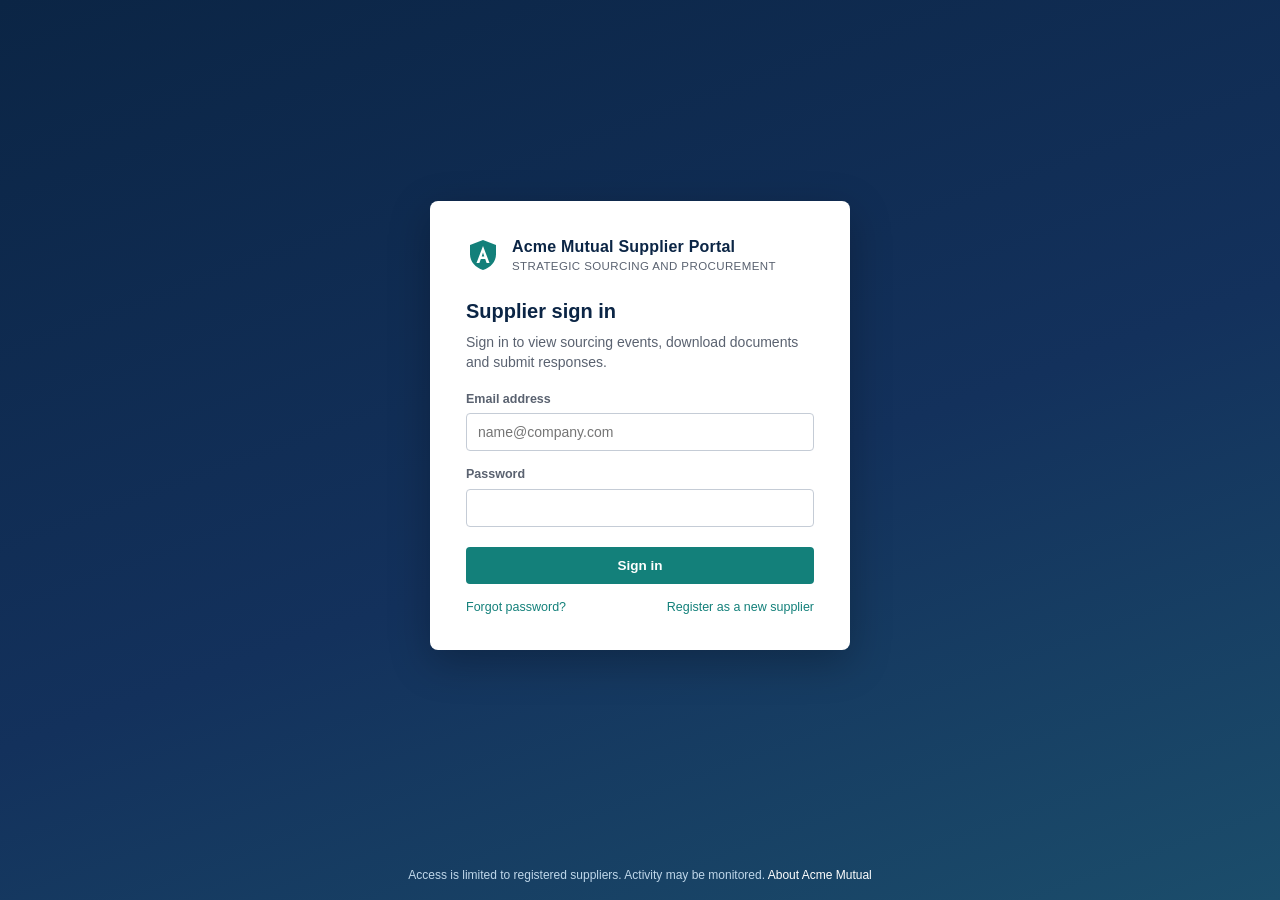
<file: index.html>
<!doctype html>
<html lang="en">
<head>
<meta charset="utf-8">
<meta name="viewport" content="width=device-width, initial-scale=1">
<meta name="robots" content="noindex, nofollow">
<title>Sign in | Acme Mutual Supplier Portal</title>
<link rel="icon" type="image/svg+xml" href="favicon.svg">
<link rel="stylesheet" href="styles.css">
</head>
<body class="login-page" data-auth="none">
<main class="login-main">
  <div class="login-card">
    <div class="brand"><svg width="34" height="34" viewBox="0 0 34 34" aria-hidden="true"><path d="M17 2 L30 7 V16 C30 24 24.5 29.5 17 32 C9.5 29.5 4 24 4 16 V7 Z" fill="#13807A"/><path d="M17 8 L23.5 25 H20.6 L19.2 21 H14.8 L13.4 25 H10.5 Z M15.7 18.5 H18.3 L17 14.6 Z" fill="#fff"/></svg><span>Acme Mutual Supplier Portal<small>Strategic Sourcing and Procurement</small></span></div>
    <h1>Supplier sign in</h1>
    <p class="sub">Sign in to view sourcing events, download documents and submit responses.</p>
    <form id="signin" autocomplete="on" novalidate>
      <label for="username">Email address</label>
      <input type="email" id="username" name="username" autocomplete="username" placeholder="name@company.com" required>
      <label for="password">Password</label>
      <input type="password" id="password" name="password" autocomplete="current-password" required>
      <button type="submit" class="btn" id="signin-btn">Sign in</button>
      <div class="error" id="error" role="alert"></div>
    </form>
    <div class="login-links"><a href="#" onclick="return false">Forgot password?</a><a href="#" onclick="return false">Register as a new supplier</a></div>
  </div>
</main>
<div class="login-foot">Access is limited to registered suppliers. Activity may be monitored. <a href="about.html">About Acme Mutual</a></div>
<script src="app.js"></script>
</body>
</html>
</file>
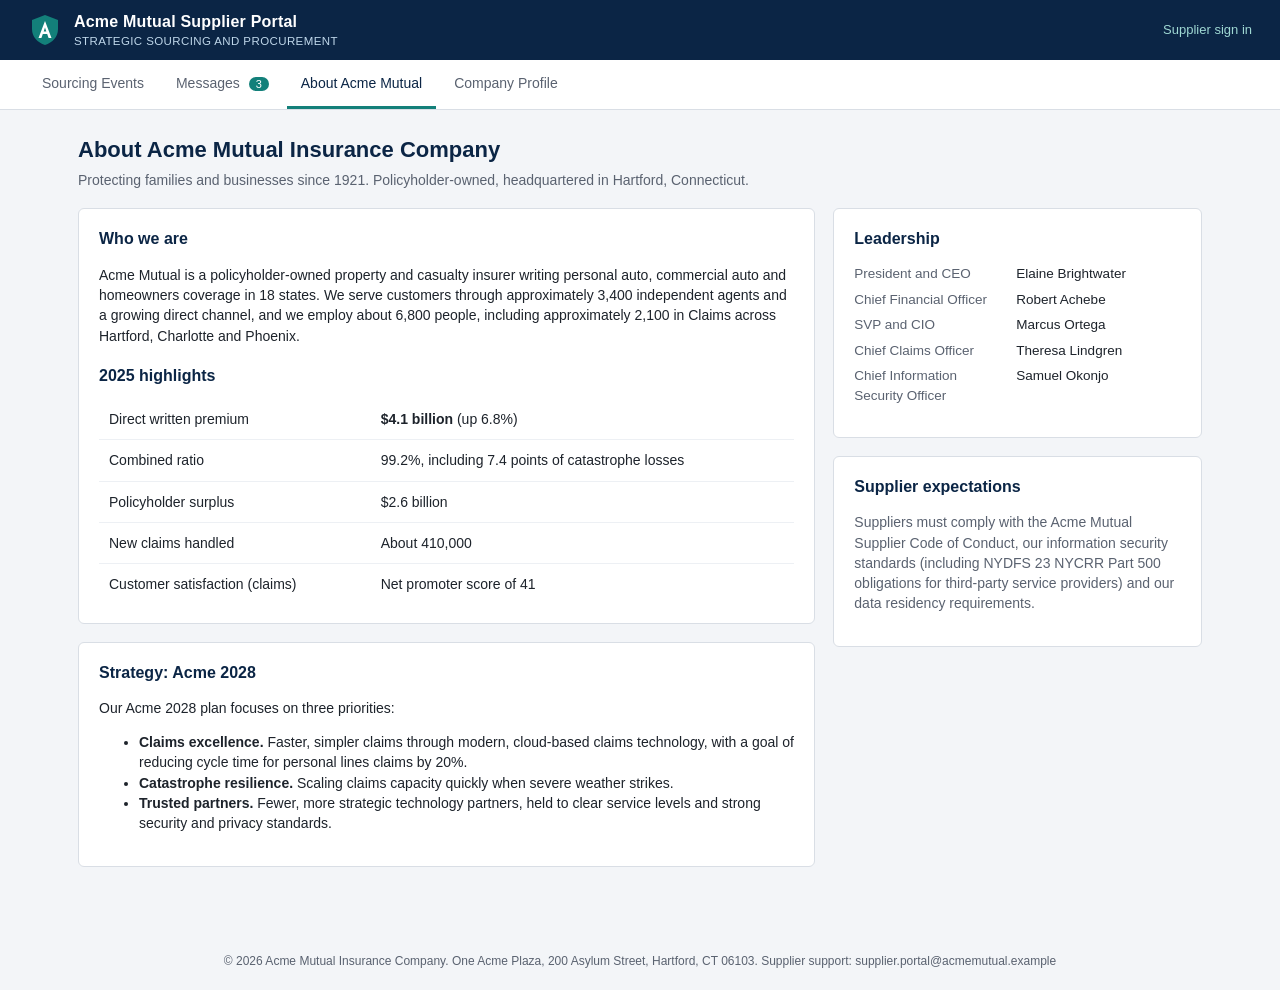
<file: about.html>
<!doctype html>
<html lang="en">
<head>
<meta charset="utf-8">
<meta name="viewport" content="width=device-width, initial-scale=1">
<meta name="robots" content="noindex, nofollow">
<title>About Acme Mutual | Acme Mutual Supplier Portal</title>
<link rel="icon" type="image/svg+xml" href="favicon.svg">
<link rel="stylesheet" href="styles.css">
</head>
<body data-auth="none">
<header class="topbar">
  <a class="brand" href="dashboard.html"><svg width="34" height="34" viewBox="0 0 34 34" aria-hidden="true"><path d="M17 2 L30 7 V16 C30 24 24.5 29.5 17 32 C9.5 29.5 4 24 4 16 V7 Z" fill="#13807A"/><path d="M17 8 L23.5 25 H20.6 L19.2 21 H14.8 L13.4 25 H10.5 Z M15.7 18.5 H18.3 L17 14.6 Z" fill="#fff"/></svg><span>Acme Mutual Supplier Portal<small>Strategic Sourcing and Procurement</small></span></a>
  <div class="userbox"><strong data-org>Northbeam Digital</strong> &middot; <span data-user></span><a href="index.html" data-signout>Sign out</a></div>
</header>
<nav class="nav">
  <a href="dashboard.html" class="">Sourcing Events</a>
  <a href="event-2026-117.html#messages" class="">Messages <span class="count">3</span></a>
  <a href="about.html" class="active">About Acme Mutual</a>
  <a href="dashboard.html#profile" class="">Company Profile</a>
</nav>

<main class="wrap">
  <h1>About Acme Mutual Insurance Company</h1>
  <p class="sub">Protecting families and businesses since 1921. Policyholder-owned, headquartered in Hartford, Connecticut.</p>
  <div class="grid">
    <div>
      <div class="card">
        <h2>Who we are</h2>
        <p>Acme Mutual is a policyholder-owned property and casualty insurer writing personal auto, commercial auto and homeowners coverage in 18 states. We serve customers through approximately 3,400 independent agents and a growing direct channel, and we employ about 6,800 people, including approximately 2,100 in Claims across Hartford, Charlotte and Phoenix.</p>
        <h2 style="margin-top:18px">2025 highlights</h2>
        <table>
          <tbody>
            <tr><td>Direct written premium</td><td><strong>$4.1 billion</strong> (up 6.8%)</td></tr>
            <tr><td>Combined ratio</td><td>99.2%, including 7.4 points of catastrophe losses</td></tr>
            <tr><td>Policyholder surplus</td><td>$2.6 billion</td></tr>
            <tr><td>New claims handled</td><td>About 410,000</td></tr>
            <tr><td>Customer satisfaction (claims)</td><td>Net promoter score of 41</td></tr>
          </tbody>
        </table>
      </div>
      <div class="card">
        <h2>Strategy: Acme 2028</h2>
        <p>Our Acme 2028 plan focuses on three priorities:</p>
        <ul>
          <li><strong>Claims excellence.</strong> Faster, simpler claims through modern, cloud-based claims technology, with a goal of reducing cycle time for personal lines claims by 20%.</li>
          <li><strong>Catastrophe resilience.</strong> Scaling claims capacity quickly when severe weather strikes.</li>
          <li><strong>Trusted partners.</strong> Fewer, more strategic technology partners, held to clear service levels and strong security and privacy standards.</li>
        </ul>
      </div>
    </div>
    <div>
      <div class="card">
        <h2>Leadership</h2>
        <dl class="kv">
          <dt>President and CEO</dt><dd>Elaine Brightwater</dd>
          <dt>Chief Financial Officer</dt><dd>Robert Achebe</dd>
          <dt>SVP and CIO</dt><dd>Marcus Ortega</dd>
          <dt>Chief Claims Officer</dt><dd>Theresa Lindgren</dd>
          <dt>Chief Information Security Officer</dt><dd>Samuel Okonjo</dd>
        </dl>
      </div>
      <div class="card">
        <h2>Supplier expectations</h2>
        <p class="muted">Suppliers must comply with the Acme Mutual Supplier Code of Conduct, our information security standards (including NYDFS 23 NYCRR Part 500 obligations for third-party service providers) and our data residency requirements.</p>
      </div>
    </div>
  </div>
</main>
<div class="footer">&copy; 2026 Acme Mutual Insurance Company. One Acme Plaza, 200 Asylum Street, Hartford, CT 06103. Supplier support: supplier.portal@acmemutual.example</div>

<script src="app.js"></script>
</body>
</html>
</file>
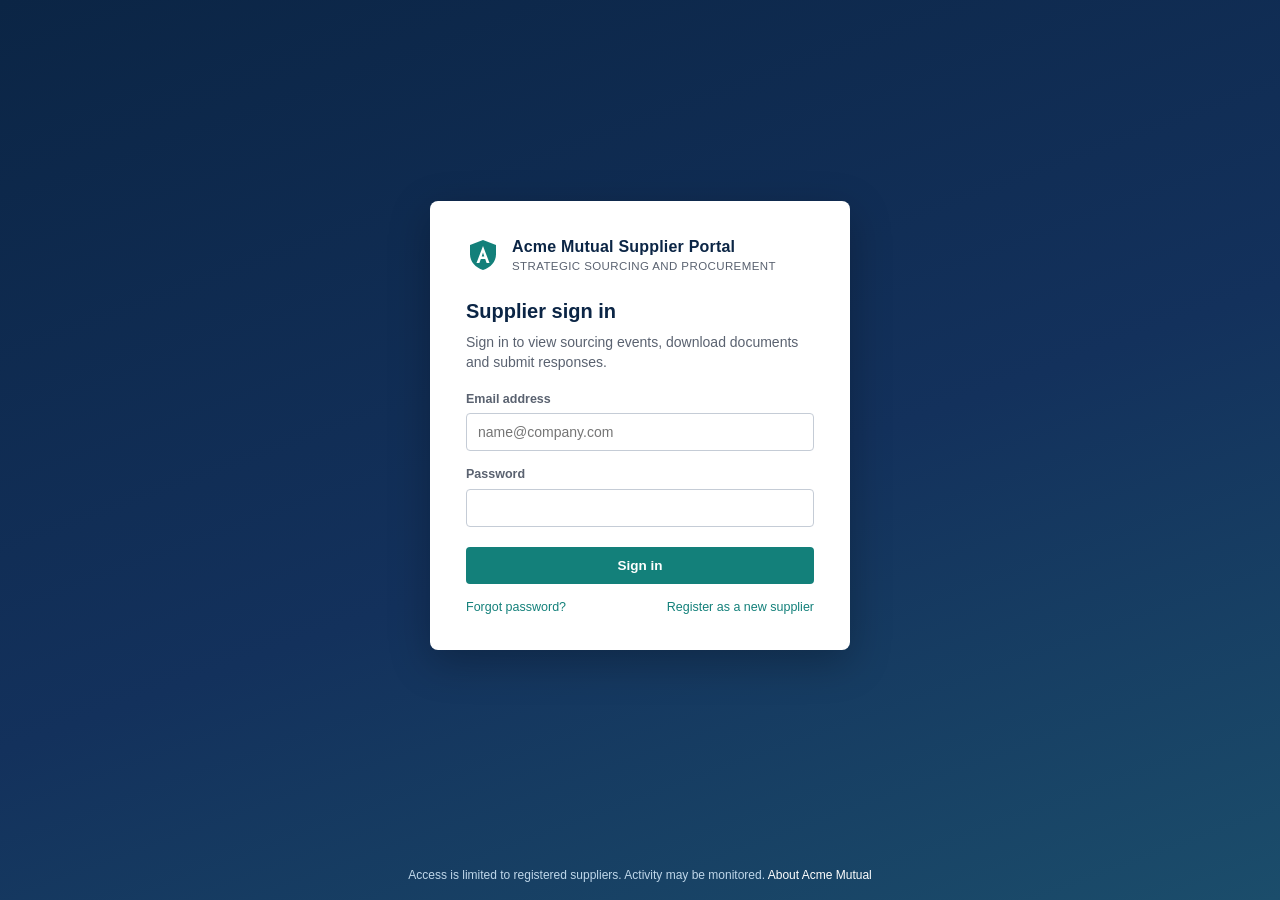
<file: dashboard.html>
<!doctype html>
<html lang="en">
<head>
<meta charset="utf-8">
<meta name="viewport" content="width=device-width, initial-scale=1">
<meta name="robots" content="noindex, nofollow">
<title>Sourcing Events | Acme Mutual Supplier Portal</title>
<link rel="icon" type="image/svg+xml" href="favicon.svg">
<link rel="stylesheet" href="styles.css">
</head>
<body data-auth="required">
<header class="topbar">
  <a class="brand" href="dashboard.html"><svg width="34" height="34" viewBox="0 0 34 34" aria-hidden="true"><path d="M17 2 L30 7 V16 C30 24 24.5 29.5 17 32 C9.5 29.5 4 24 4 16 V7 Z" fill="#13807A"/><path d="M17 8 L23.5 25 H20.6 L19.2 21 H14.8 L13.4 25 H10.5 Z M15.7 18.5 H18.3 L17 14.6 Z" fill="#fff"/></svg><span>Acme Mutual Supplier Portal<small>Strategic Sourcing and Procurement</small></span></a>
  <div class="userbox"><strong data-org>Northbeam Digital</strong> &middot; <span data-user></span><a href="index.html" data-signout>Sign out</a></div>
</header>
<nav class="nav">
  <a href="dashboard.html" class="active">Sourcing Events</a>
  <a href="event-2026-117.html#messages" class="">Messages <span class="count">3</span></a>
  <a href="about.html" class="">About Acme Mutual</a>
  <a href="dashboard.html#profile" class="">Company Profile</a>
</nav>

<main class="wrap">
  <h1>Sourcing events</h1>
  <p class="sub">Events your organization has been invited to or can view. Times are Eastern Time.</p>
  <div class="notice"><div><strong>Addendum posted.</strong> Addendum 01 and Q&amp;A Log 01 were posted to <a href="event-2026-117.html">RFP 2026-117, Claims Platform Modernization and Application Support</a> on October 13, 2026. The proposal due date has changed.</div></div>
  <div class="card">
    <h2>Open and recent events</h2>
    <table>
      <thead><tr><th>Event</th><th>Title</th><th>Category</th><th>Status</th><th>Closes</th><th></th></tr></thead>
      <tbody>
        <tr>
          <td><strong>RFP 2026-117</strong></td>
          <td><a href="event-2026-117.html">Claims Platform Modernization and Application Support</a><div class="muted">Invited &middot; Intent to bid due Oct 19, 2026</div></td>
          <td>IT Services</td>
          <td><span class="badge b-open">Open</span> <span class="badge b-add">Addendum posted</span></td>
          <td>Nov 13, 2026<br><span class="muted">3:00 PM ET</span></td>
          <td><a class="btn small" href="event-2026-117.html">View event</a></td>
        </tr>
        <tr>
          <td><strong>RFI 2026-109</strong></td>
          <td>Enterprise Contact Center Platform<div class="muted">Public</div></td>
          <td>IT Services</td>
          <td><span class="badge b-open">Open</span></td>
          <td>Oct 30, 2026<br><span class="muted">5:00 PM ET</span></td>
          <td><span class="muted">Not invited</span></td>
        </tr>
        <tr>
          <td><strong>RFQ 2026-121</strong></td>
          <td>Print and Mail Services: Policy Documents<div class="muted">Public</div></td>
          <td>Business Services</td>
          <td><span class="badge b-open">Open</span></td>
          <td>Oct 27, 2026<br><span class="muted">12:00 PM ET</span></td>
          <td><span class="muted">Not invited</span></td>
        </tr>
        <tr>
          <td><strong>RFP 2026-098</strong></td>
          <td>Managed Detection and Response Services</td>
          <td>IT Security</td>
          <td><span class="badge b-eval">Under evaluation</span></td>
          <td>Closed Sep 25, 2026</td>
          <td><span class="muted">Not invited</span></td>
        </tr>
        <tr>
          <td><strong>RFP 2026-084</strong></td>
          <td>Catastrophe Field Adjusting Services</td>
          <td>Claims Services</td>
          <td><span class="badge b-closed">Awarded</span></td>
          <td>Closed Aug 14, 2026</td>
          <td><span class="muted">Not invited</span></td>
        </tr>
      </tbody>
    </table>
  </div>
  <div class="card" id="profile">
    <h2>Company profile</h2>
    <dl class="kv">
      <dt>Supplier</dt><dd data-org>Northbeam Digital</dd>
      <dt>Portal user</dt><dd data-user></dd>
      <dt>Supplier ID</dt><dd>SUP-0048817</dd>
      <dt>Registration</dt><dd><span class="badge b-open">Active</span> Pre-qualified panel, IT Services</dd>
    </dl>
  </div>
</main>
<div class="footer">&copy; 2026 Acme Mutual Insurance Company. One Acme Plaza, 200 Asylum Street, Hartford, CT 06103. Supplier support: supplier.portal@acmemutual.example</div>

<script src="app.js"></script>
</body>
</html>
</file>
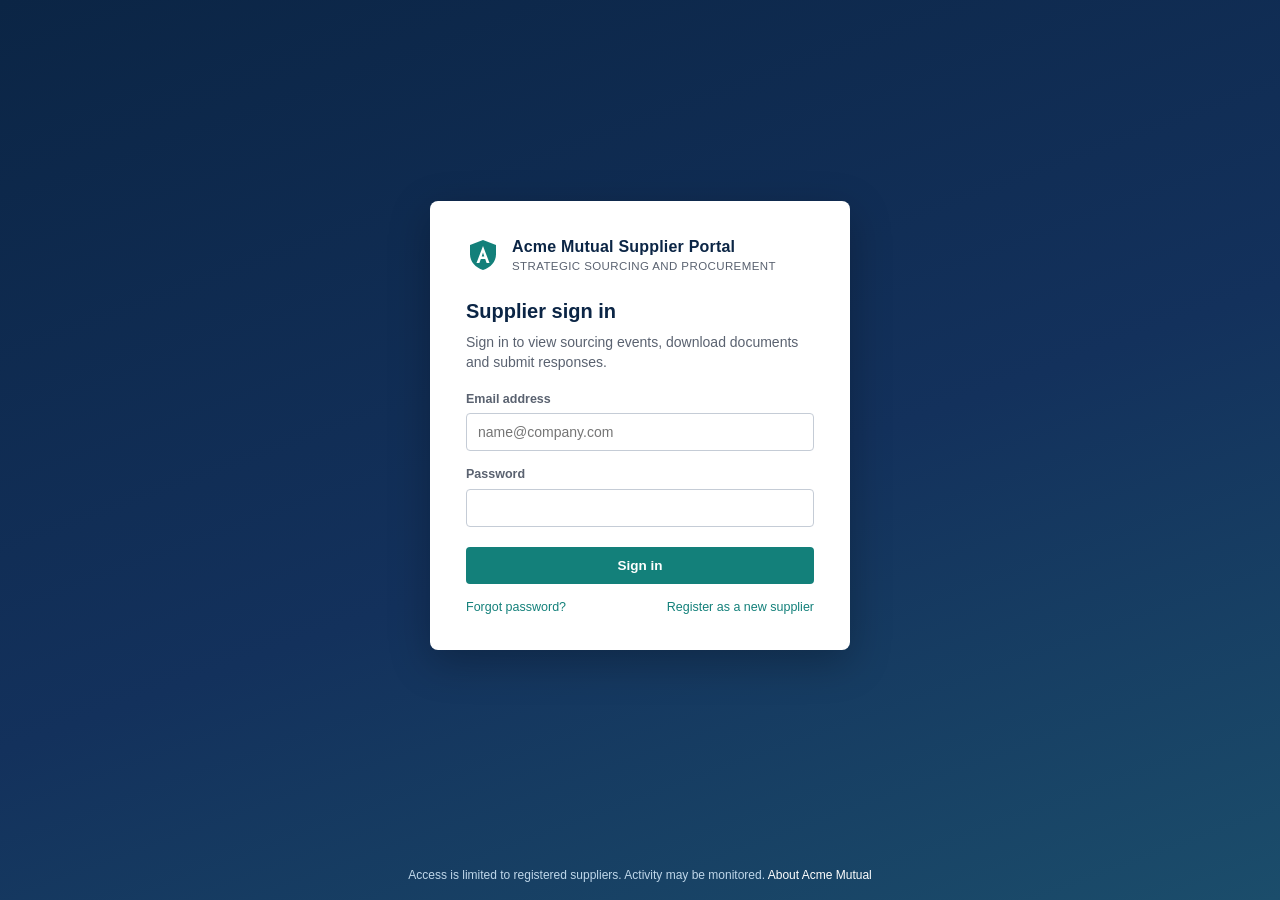
<file: event-2026-117.html>
<!doctype html>
<html lang="en">
<head>
<meta charset="utf-8">
<meta name="viewport" content="width=device-width, initial-scale=1">
<meta name="robots" content="noindex, nofollow">
<title>RFP 2026-117 | Acme Mutual Supplier Portal</title>
<link rel="icon" type="image/svg+xml" href="favicon.svg">
<link rel="stylesheet" href="styles.css">
</head>
<body data-auth="required">
<header class="topbar">
  <a class="brand" href="dashboard.html"><svg width="34" height="34" viewBox="0 0 34 34" aria-hidden="true"><path d="M17 2 L30 7 V16 C30 24 24.5 29.5 17 32 C9.5 29.5 4 24 4 16 V7 Z" fill="#13807A"/><path d="M17 8 L23.5 25 H20.6 L19.2 21 H14.8 L13.4 25 H10.5 Z M15.7 18.5 H18.3 L17 14.6 Z" fill="#fff"/></svg><span>Acme Mutual Supplier Portal<small>Strategic Sourcing and Procurement</small></span></a>
  <div class="userbox"><strong data-org>Northbeam Digital</strong> &middot; <span data-user></span><a href="index.html" data-signout>Sign out</a></div>
</header>
<nav class="nav">
  <a href="dashboard.html" class="active">Sourcing Events</a>
  <a href="event-2026-117.html#messages" class="">Messages <span class="count">3</span></a>
  <a href="about.html" class="">About Acme Mutual</a>
  <a href="dashboard.html#profile" class="">Company Profile</a>
</nav>

<main class="wrap">
  <div class="crumbs"><a href="dashboard.html">Sourcing events</a> &rsaquo; RFP 2026-117</div>
  <h1>RFP 2026-117: Claims Platform Modernization and Application Support</h1>
  <p class="sub"><span class="badge b-open">Open</span> <span class="badge b-add">Addendum posted</span> &nbsp;Category: IT Services &middot; Event owner: Dana Whitfield, Senior Sourcing Manager</p>
  <div class="notice"><div><strong>Addendum 01 posted October 13, 2026.</strong> The proposal due date is now <strong>Friday, November 13, 2026, 3:00 PM ET</strong>, and two Mandatory requirements have been added. Bidders must acknowledge all addenda in their cover letter. <button class="btn small" id="ack-btn" type="button">Acknowledge Addendum 01</button></div></div>
  <div class="grid">
    <div>
      <div class="card" id="documents">
        <h2>Event documents</h2>
        <table>
          <thead><tr><th>Document</th><th>Posted</th><th>Size</th><th>Actions</th></tr></thead>
          <tbody>
            <tr>
              <td><strong>Addendum 01</strong><span class="badge b-new">NEW</span><div class="muted">Revised timeline; new requirements ST-08 and TR-11 &middot; PDF</div></td>
              <td>Oct 13, 2026</td><td>6 KB</td>
              <td><a href="files/Addendum-01.pdf" target="_blank" rel="noopener">View</a> &middot; <a href="files/Addendum-01.pdf" download>Download</a></td>
            </tr>
            <tr>
              <td><strong>Q&amp;A Log 01</strong><span class="badge b-new">NEW</span><div class="muted">Answers to bidder questions, pre-proposal conference &middot; PDF</div></td>
              <td>Oct 13, 2026</td><td>5 KB</td>
              <td><a href="files/QA-Log-01.pdf" target="_blank" rel="noopener">View</a> &middot; <a href="files/QA-Log-01.pdf" download>Download</a></td>
            </tr>
            <tr>
              <td><strong>RFP No. 2026-117</strong><div class="muted">Request for Proposal, main document &middot; PDF</div></td>
              <td>Oct 12, 2026</td><td>30 KB</td>
              <td><a href="files/Acme-Mutual-RFP-2026-117-ClaimCenter-Modernization.pdf" target="_blank" rel="noopener">View</a> &middot; <a href="files/Acme-Mutual-RFP-2026-117-ClaimCenter-Modernization.pdf" download>Download</a></td>
            </tr>
          </tbody>
        </table>
      </div>
      <div class="card" id="messages">
        <h2>Messages</h2>
        <div class="msg"><div class="meta">Oct 13, 2026, 4:12 PM &middot; Dana Whitfield, Acme Mutual Strategic Sourcing</div><div class="title">Addendum 01 issued</div><div>Addendum 01 has been posted to the event documents. It extends the proposal due date to November 13, 2026 and adds requirements ST-08 (delivery model) and TR-11 (AI-assisted testing). Please acknowledge the addendum in your cover letter.</div></div>
        <div class="msg"><div class="meta">Oct 13, 2026, 4:05 PM &middot; Dana Whitfield, Acme Mutual Strategic Sourcing</div><div class="title">Q&amp;A Log 01 published</div><div>Answers to questions raised at this morning's pre-proposal conference are now available. Answers do not modify the RFP unless incorporated by addendum.</div></div>
        <div class="msg"><div class="meta">Oct 12, 2026, 9:00 AM &middot; Acme Mutual Strategic Sourcing</div><div class="title">Event published</div><div>RFP 2026-117 has been published to invited suppliers. Please submit questions through portal messages only.</div></div>
        <p style="margin-top:12px"><button class="btn small secondary" type="button" onclick="alert('Messaging is available after you confirm your intent to bid.')">New message to Acme Mutual</button></p>
      </div>
    </div>
    <div>
      <div class="card" id="dates">
        <h2>Key dates (ET)</h2>
        <dl class="kv">
          <dt>Published</dt><dd>Oct 12, 2026</dd>
          <dt>Pre-proposal call</dt><dd>Oct 13, 2026, 10:00 AM</dd>
          <dt>Intent to bid</dt><dd>Oct 19, 2026</dd>
          <dt>Final questions</dt><dd><span class="strike">Oct 23</span>Oct 30, 2026, 5:00 PM</dd>
          <dt>Answers posted</dt><dd><span class="strike">Oct 30</span>Nov 4, 2026</dd>
          <dt>Proposals due</dt><dd><span class="strike">Nov 6</span><strong>Nov 13, 2026, 3:00 PM</strong></dd>
          <dt>Shortlist</dt><dd><span class="strike">Nov 20</span>Dec 1, 2026</dd>
          <dt>Orals</dt><dd><span class="strike">Dec 1 to 3</span>Dec 8 to 10, 2026</dd>
          <dt>BAFO due</dt><dd><span class="strike">Dec 11</span>Dec 16, 2026</dd>
          <dt>Intent to award</dt><dd><span class="strike">Dec 18</span>Jan 8, 2027</dd>
        </dl>
      </div>
      <div class="card">
        <h2>Your participation</h2>
        <dl class="kv">
          <dt>Supplier</dt><dd data-org>Northbeam Digital</dd>
          <dt>Intent to bid</dt><dd><span class="badge b-add">Not submitted</span></dd>
          <dt>Response</dt><dd><span class="badge b-closed">Not started</span></dd>
          <dt>Contact</dt><dd>Dana Whitfield<br><span class="muted">dana.whitfield@acmemutual.example</span></dd>
        </dl>
      </div>
    </div>
  </div>
</main>
<div class="footer">&copy; 2026 Acme Mutual Insurance Company. One Acme Plaza, 200 Asylum Street, Hartford, CT 06103. Supplier support: supplier.portal@acmemutual.example</div>

<script src="app.js"></script>
</body>
</html>
</file>
<file: styles.css>
/* Acme Mutual Supplier Portal - single stylesheet, no external assets */
:root{--navy:#0B2545;--navy2:#13315C;--teal:#13807A;--teal-l:#E3F2F1;--ink:#1D232B;--muted:#5A6270;--line:#D9DEE5;--bg:#F3F5F8;--warn:#B45309;--warn-l:#FEF3E2;--ok:#1F7A3A;--ok-l:#E6F4EA;--red:#B42318}
*{box-sizing:border-box}
html,body{margin:0;padding:0}
body{font-family:"Segoe UI",-apple-system,BlinkMacSystemFont,Roboto,"Helvetica Neue",Arial,sans-serif;font-size:14px;color:var(--ink);background:var(--bg);line-height:1.45}
a{color:var(--teal);text-decoration:none}
a:hover{text-decoration:underline}
.topbar{background:var(--navy);color:#fff;display:flex;align-items:center;justify-content:space-between;padding:0 28px;height:60px}
.brand{display:flex;align-items:center;gap:12px;color:#fff;font-weight:600;font-size:16px;letter-spacing:.2px}
.brand small{display:block;font-weight:400;font-size:11.5px;color:#BFD7EA;letter-spacing:.4px;text-transform:uppercase}
.brand svg{flex:none}
.userbox{font-size:13px;color:#DCE7F2;text-align:right}
.userbox strong{color:#fff;font-weight:600}
.userbox a{color:#9FD8D3;margin-left:14px}
.nav{background:#fff;border-bottom:1px solid var(--line);padding:0 28px;display:flex;gap:4px}
.nav a{display:inline-block;padding:13px 14px;color:var(--muted);font-weight:500;border-bottom:3px solid transparent}
.nav a.active,.nav a:hover{color:var(--navy);border-bottom-color:var(--teal);text-decoration:none}
.nav .count{background:var(--teal);color:#fff;border-radius:9px;font-size:11px;padding:1px 7px;margin-left:5px}
.wrap{max-width:1180px;margin:0 auto;padding:24px 28px 48px}
.crumbs{font-size:12.5px;color:var(--muted);margin-bottom:10px}
h1{font-size:22px;margin:0 0 4px;color:var(--navy)}
h2{font-size:16px;margin:0 0 12px;color:var(--navy)}
.sub{color:var(--muted);margin:0 0 18px}
.card{background:#fff;border:1px solid var(--line);border-radius:6px;padding:18px 20px;margin-bottom:18px}
.grid{display:grid;grid-template-columns:2fr 1fr;gap:18px}
.notice{display:flex;gap:12px;align-items:flex-start;background:var(--warn-l);border:1px solid #F5C987;border-left:4px solid var(--warn);border-radius:6px;padding:12px 16px;margin-bottom:18px}
.notice strong{color:var(--warn)}
table{width:100%;border-collapse:collapse}
th{background:#F7F9FB;text-align:left;font-size:12px;text-transform:uppercase;letter-spacing:.4px;color:var(--muted);font-weight:600;padding:9px 10px;border-bottom:1px solid var(--line)}
td{padding:10px;border-bottom:1px solid #EDF0F4;vertical-align:top}
tr:last-child td{border-bottom:0}
.badge{display:inline-block;font-size:11.5px;font-weight:600;padding:2px 8px;border-radius:10px;white-space:nowrap}
.b-open{background:var(--ok-l);color:var(--ok)}
.b-add{background:var(--warn-l);color:var(--warn)}
.b-eval{background:#EEF0F8;color:#3B4A8C}
.b-closed{background:#F0F1F3;color:var(--muted)}
.b-new{background:var(--warn);color:#fff;font-size:10.5px;padding:1px 6px;margin-left:6px}
.muted{color:var(--muted)}
.strike{text-decoration:line-through;color:#98A1AE;margin-right:6px}
.kv{display:grid;grid-template-columns:150px 1fr;gap:6px 12px;font-size:13.5px}
.kv dt{color:var(--muted)}
.kv dd{margin:0}
.btn{display:inline-block;background:var(--teal);color:#fff;border:0;border-radius:4px;padding:8px 14px;font-size:13.5px;font-weight:600;cursor:pointer}
.btn:hover{background:#0F6B66;text-decoration:none}
.btn.secondary{background:#fff;color:var(--teal);border:1px solid var(--teal)}
.btn.small{padding:4px 10px;font-size:12.5px}
.msg{border-bottom:1px solid #EDF0F4;padding:10px 0}
.msg:last-child{border-bottom:0}
.msg .meta{font-size:12px;color:var(--muted)}
.msg .title{font-weight:600;margin:2px 0}
.footer{text-align:center;font-size:12px;color:var(--muted);padding:20px}
/* sign-in */
.login-page{min-height:100vh;display:flex;flex-direction:column;background:linear-gradient(160deg,var(--navy) 0%,var(--navy2) 55%,#1B4D6B 100%)}
.login-main{flex:1;display:flex;align-items:center;justify-content:center;padding:32px}
.login-card{background:#fff;border-radius:8px;box-shadow:0 12px 40px rgba(0,0,0,.25);width:100%;max-width:420px;padding:34px 36px}
.login-card .brand{color:var(--navy);margin-bottom:22px}
.login-card .brand small{color:var(--muted)}
.login-card h1{font-size:20px;margin-bottom:6px}
label{display:block;font-size:12.5px;font-weight:600;color:var(--muted);margin:14px 0 5px}
input[type=email],input[type=password],input[type=text]{width:100%;padding:10px 11px;border:1px solid #C5CCD6;border-radius:4px;font-size:14px}
input:focus{outline:2px solid #9FD8D3;border-color:var(--teal)}
.login-card .btn{width:100%;margin-top:20px;padding:11px}
.login-links{display:flex;justify-content:space-between;font-size:12.5px;margin-top:14px}
.error{display:none;background:#FDECEC;color:var(--red);border-radius:4px;padding:8px 10px;font-size:13px;margin-top:12px}
.login-foot{color:#BFD7EA;font-size:12px;text-align:center;padding:16px}
.login-foot a{color:#fff}
@media (max-width:860px){.grid{grid-template-columns:1fr}.nav{overflow-x:auto}}
.invite-banner{background:#E8F1FB;border-bottom:1px solid #B9D3F0;color:#1E3A5F;font-size:13px;padding:7px 24px;text-align:center}
</file>
